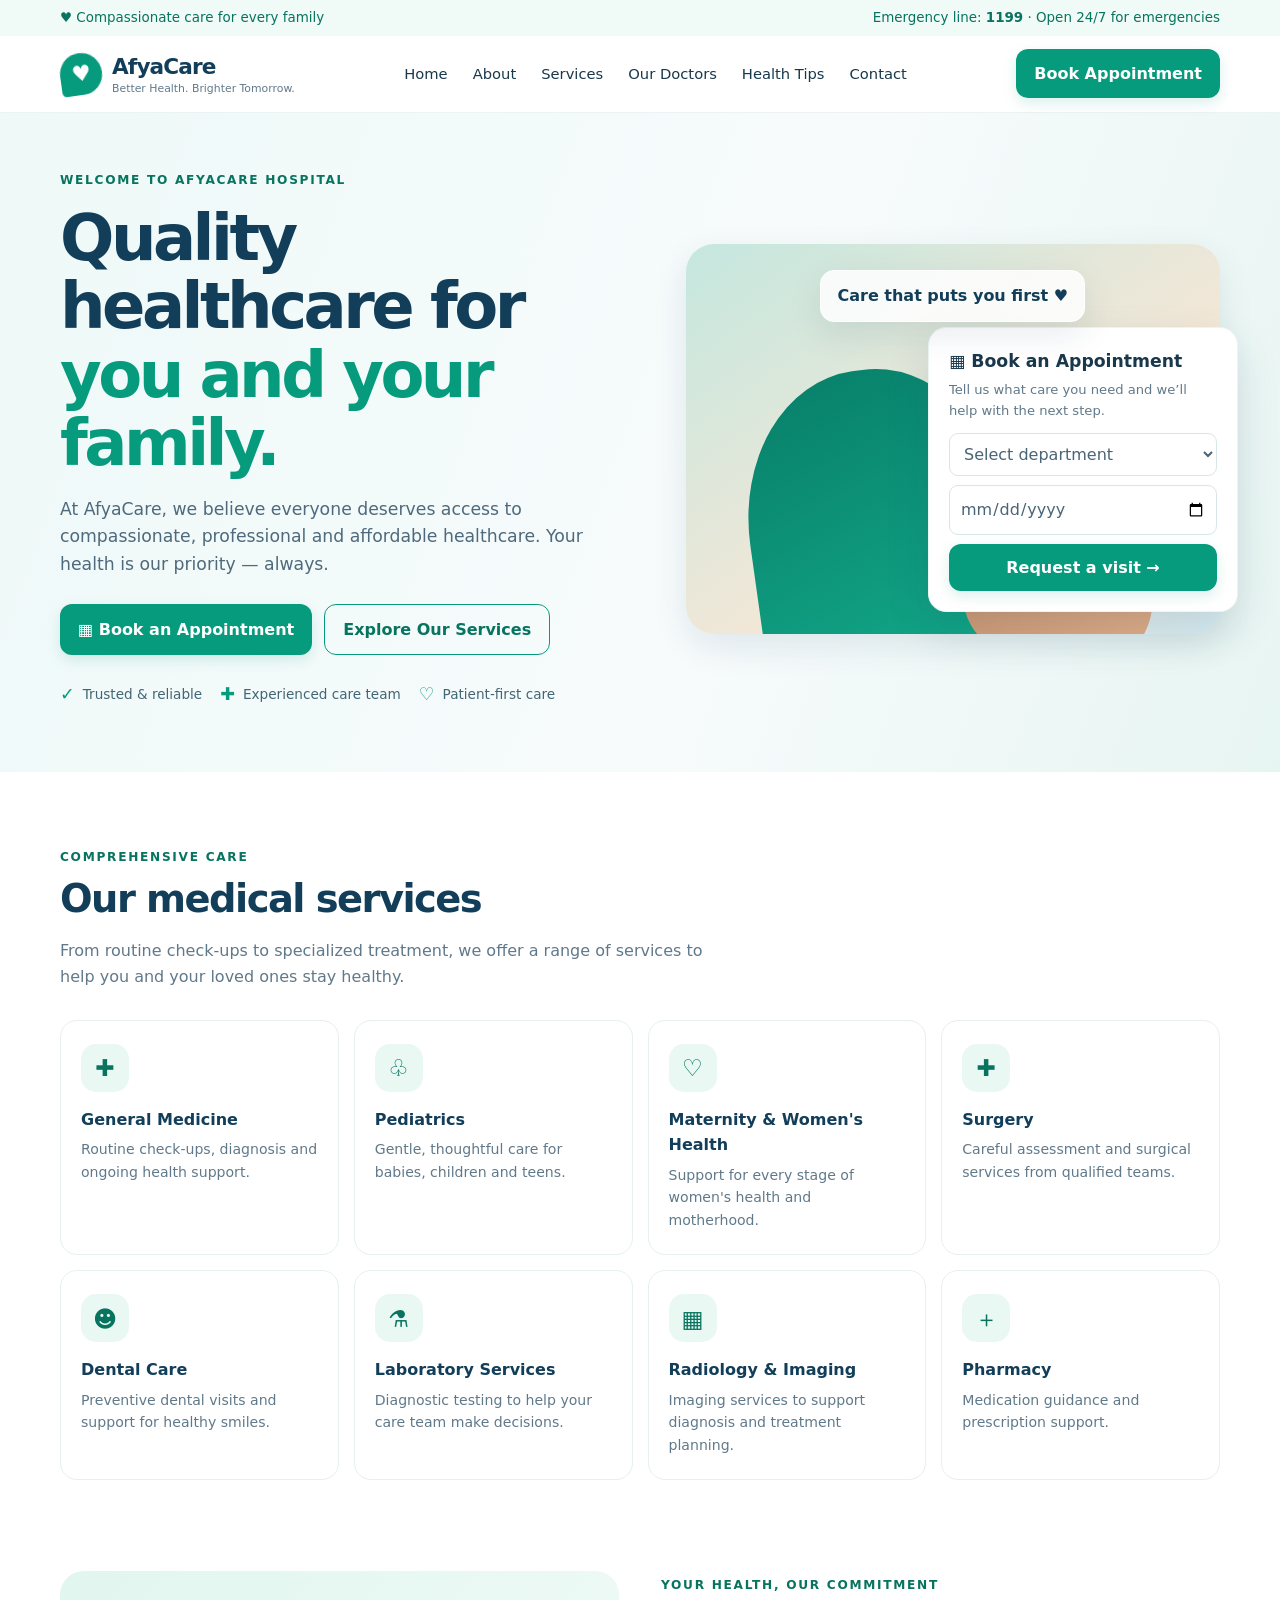
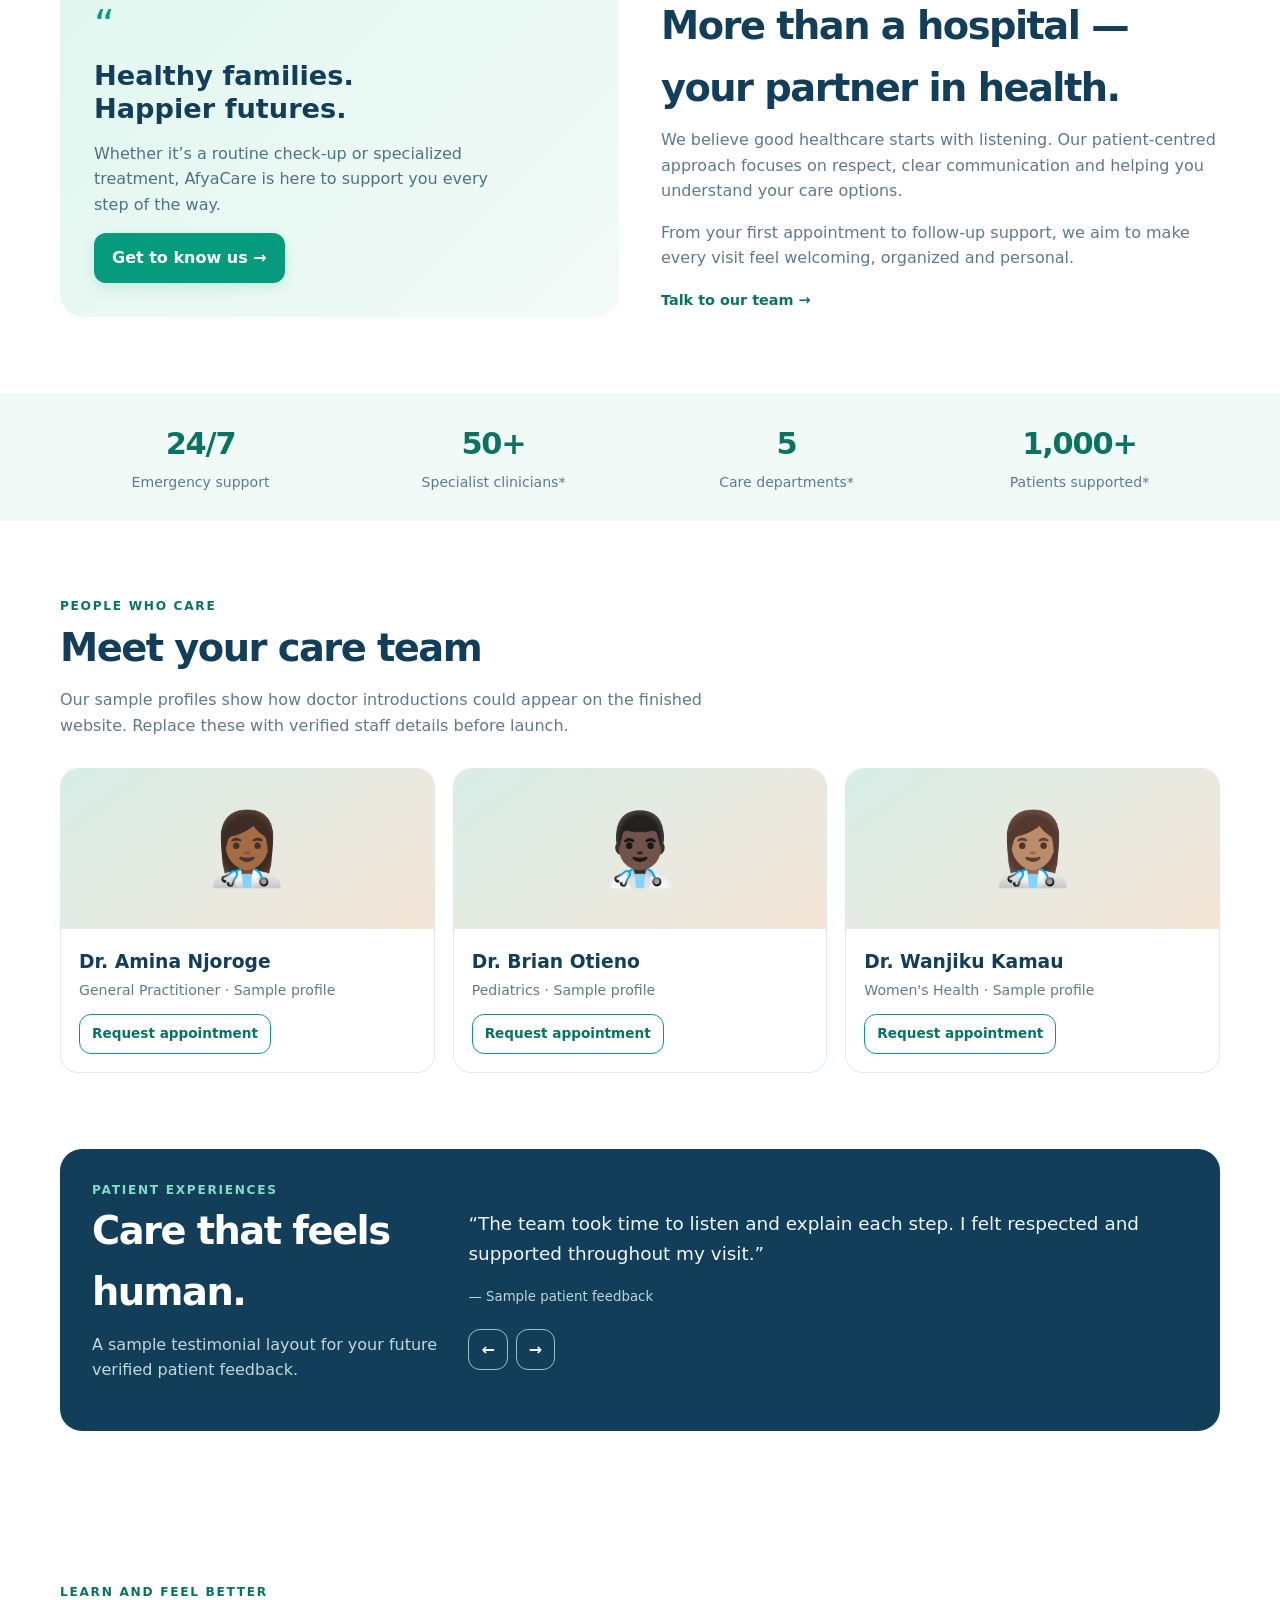
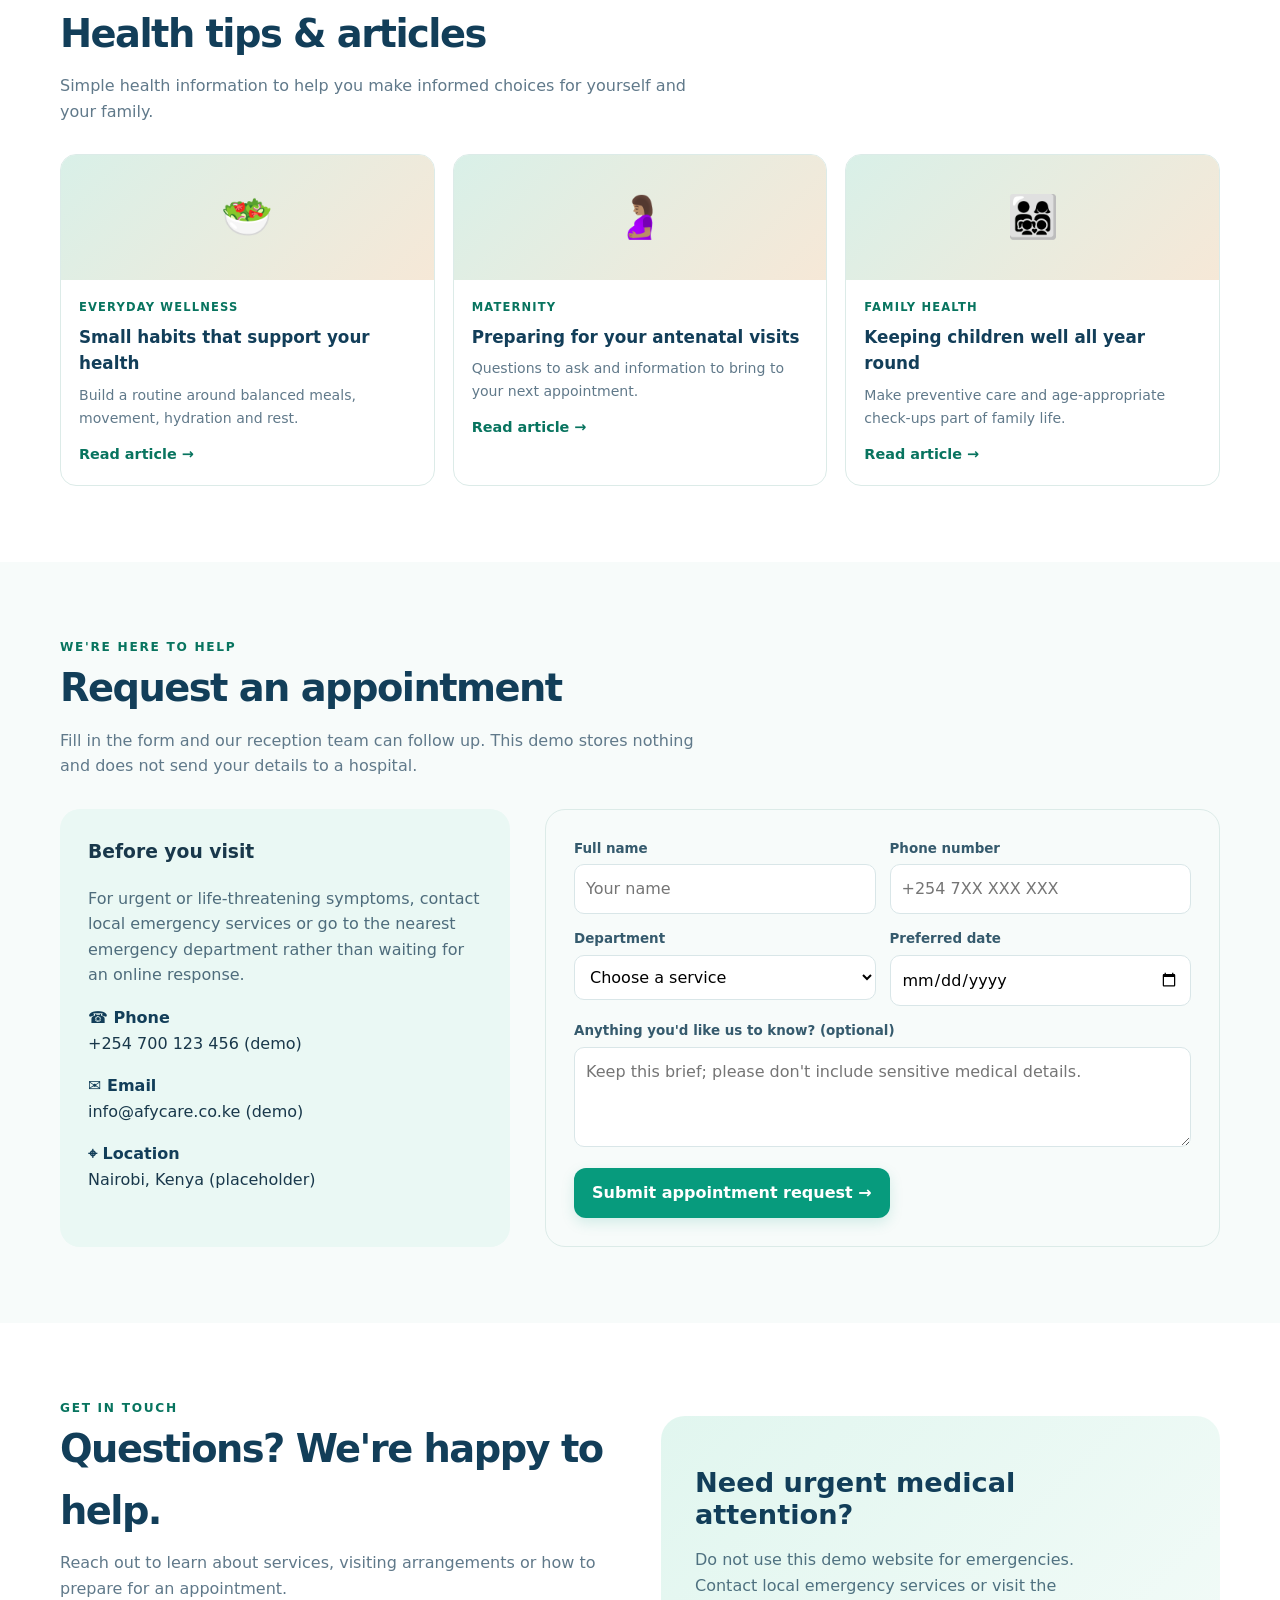
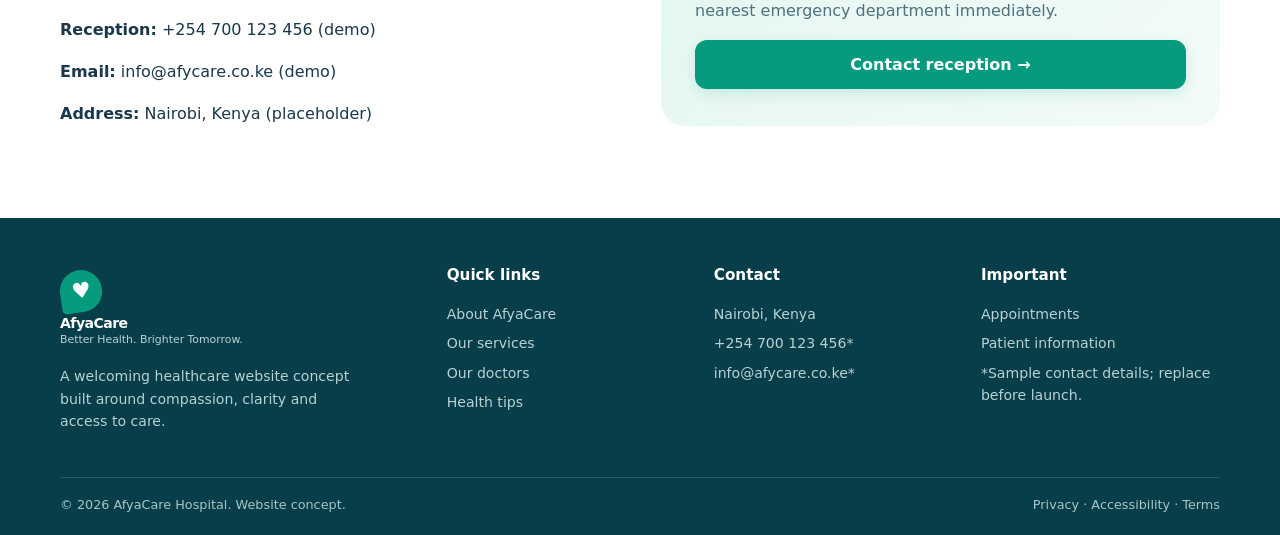
<file: index.html>
<!DOCTYPE html>
<html lang="en">
<head>
<meta charset="utf-8">
<meta name="viewport" content="width=device-width, initial-scale=1">
<meta name="description" content="AfyaCare Hospital — compassionate healthcare for you and your family in Kenya.">
<title>AfyaCare Hospital | Better Health, Brighter Tomorrow</title>
<link rel="stylesheet" href="style.css">
</head>
<body>
<div class="topbar"><div class="container"><span>♥ Compassionate care for every family</span><span>Emergency line: <strong>1199</strong> · Open 24/7 for emergencies</span></div></div>
<header class="nav"><div class="container nav-inner">
<a class="brand" href="#home"><span class="logo">♥</span><span>AfyaCare<small>Better Health. Brighter Tomorrow.</small></span></a>
<nav class="links" aria-label="Main navigation"><a href="#home">Home</a><a href="#about">About</a><a href="#services">Services</a><a href="#doctors">Our Doctors</a><a href="#health-tips">Health Tips</a><a href="#contact">Contact</a></nav>
<a class="btn btn-primary nav-cta" href="#appointment">Book Appointment</a><button class="menu-btn" id="menuToggle" aria-label="Open navigation" aria-expanded="false">☰</button>
</div><nav class="container mobile-menu" id="mobileMenu" aria-label="Mobile navigation"><a href="#home">Home</a><a href="#about">About</a><a href="#services">Services</a><a href="#doctors">Our Doctors</a><a href="#health-tips">Health Tips</a><a href="#contact">Contact</a><a href="#appointment">Book Appointment</a></nav></header>
<main>
<section class="hero" id="home"><div class="container hero-grid"><div><div class="eyebrow">Welcome to AfyaCare Hospital</div><h1>Quality healthcare for <span>you and your family.</span></h1><p class="hero-copy">At AfyaCare, we believe everyone deserves access to compassionate, professional and affordable healthcare. Your health is our priority — always.</p><div class="hero-actions"><a class="btn btn-primary" href="#appointment">▦ Book an Appointment</a><a class="btn btn-outline" href="#services">Explore Our Services</a></div><div class="trust-row"><span><b>✓</b> Trusted & reliable</span><span><b>✚</b> Experienced care team</span><span><b>♡</b> Patient-first care</span></div></div>
<div class="hero-art"><div class="photo-placeholder"><div class="art-caption">Care that puts you first ♥</div></div><form class="booking-card" id="quickBooking"><h3>▦ Book an Appointment</h3><p>Tell us what care you need and we’ll help with the next step.</p><select name="department" required aria-label="Choose a department"><option value="">Select department</option><option>General Medicine</option><option>Pediatrics</option><option>Maternity & Women's Health</option><option>Dental Care</option><option>Laboratory Services</option><option>Radiology & Imaging</option></select><input type="date" name="date" required aria-label="Preferred date"><button class="btn btn-primary" type="submit">Request a visit →</button><div class="notice" id="quickNotice" role="status"></div></form></div></div></section>
<section class="section" id="services"><div class="container"><div class="section-head"><div class="eyebrow">Comprehensive care</div><h2>Our medical services</h2><p>From routine check-ups to specialized treatment, we offer a range of services to help you and your loved ones stay healthy.</p></div><div class="services-grid">
<article class="service"><div class="service-icon">✚</div><h3>General Medicine</h3><p>Routine check-ups, diagnosis and ongoing health support.</p></article>
<article class="service"><div class="service-icon">♧</div><h3>Pediatrics</h3><p>Gentle, thoughtful care for babies, children and teens.</p></article>
<article class="service"><div class="service-icon">♡</div><h3>Maternity & Women's Health</h3><p>Support for every stage of women's health and motherhood.</p></article>
<article class="service"><div class="service-icon">✚</div><h3>Surgery</h3><p>Careful assessment and surgical services from qualified teams.</p></article>
<article class="service"><div class="service-icon">☻</div><h3>Dental Care</h3><p>Preventive dental visits and support for healthy smiles.</p></article>
<article class="service"><div class="service-icon">⚗</div><h3>Laboratory Services</h3><p>Diagnostic testing to help your care team make decisions.</p></article>
<article class="service"><div class="service-icon">▦</div><h3>Radiology & Imaging</h3><p>Imaging services to support diagnosis and treatment planning.</p></article>
<article class="service"><div class="service-icon">＋</div><h3>Pharmacy</h3><p>Medication guidance and prescription support.</p></article>
</div></div></section>
<section class="section" id="about" style="padding-top:15px"><div class="container split"><div class="family-card"><div class="big-quote">“</div><h3>Healthy families. Happier futures.</h3><p>Whether it’s a routine check-up or specialized treatment, AfyaCare is here to support you every step of the way.</p><a class="btn btn-primary" style="align-self:flex-start" href="#contact">Get to know us →</a></div><div><div class="eyebrow">Your health, our commitment</div><h2>More than a hospital — your partner in health.</h2><p style="color:var(--muted)">We believe good healthcare starts with listening. Our patient-centred approach focuses on respect, clear communication and helping you understand your care options.</p><p style="color:var(--muted)">From your first appointment to follow-up support, we aim to make every visit feel welcoming, organized and personal.</p><a class="text-link" href="#contact">Talk to our team →</a></div></div></section>
<section class="stats"><div class="container stats-grid"><div class="stat"><strong>24/7</strong><span>Emergency support</span></div><div class="stat"><strong>50+</strong><span>Specialist clinicians*</span></div><div class="stat"><strong>5</strong><span>Care departments*</span></div><div class="stat"><strong>1,000+</strong><span>Patients supported*</span></div></div></section>
<section class="section" id="doctors"><div class="container"><div class="section-head"><div class="eyebrow">People who care</div><h2>Meet your care team</h2><p>Our sample profiles show how doctor introductions could appear on the finished website. Replace these with verified staff details before launch.</p></div><div class="doctors">
<article class="doctor"><div class="doctor-art" aria-hidden="true">👩🏾‍⚕️</div><div class="doctor-body"><h3>Dr. Amina Njoroge</h3><p>General Practitioner · Sample profile</p><button class="btn btn-outline doctor-btn" data-doctor="Dr. Amina Njoroge">Request appointment</button></div></article>
<article class="doctor"><div class="doctor-art" aria-hidden="true">👨🏿‍⚕️</div><div class="doctor-body"><h3>Dr. Brian Otieno</h3><p>Pediatrics · Sample profile</p><button class="btn btn-outline doctor-btn" data-doctor="Dr. Brian Otieno">Request appointment</button></div></article>
<article class="doctor"><div class="doctor-art" aria-hidden="true">👩🏽‍⚕️</div><div class="doctor-body"><h3>Dr. Wanjiku Kamau</h3><p>Women's Health · Sample profile</p><button class="btn btn-outline doctor-btn" data-doctor="Dr. Wanjiku Kamau">Request appointment</button></div></div></div></section>
<section class="section" style="padding-top:0"><div class="container testimonial"><div><div class="eyebrow" style="color:#80ddc5">Patient experiences</div><h2>Care that feels human.</h2><p style="color:#c0d9dc">A sample testimonial layout for your future verified patient feedback.</p></div><div><blockquote id="quoteText">“The team took time to listen and explain each step. I felt respected and supported throughout my visit.”</blockquote><small id="quoteAuthor">— Sample patient feedback</small><div style="margin-top:20px;display:flex;gap:8px"><button class="btn btn-outline" style="border-color:#8bc9c5;color:white;padding:7px 12px" id="prevQuote" aria-label="Previous testimonial">←</button><button class="btn btn-outline" style="border-color:#8bc9c5;color:white;padding:7px 12px" id="nextQuote" aria-label="Next testimonial">→</button></div></div></div></section>
<section class="section" id="health-tips"><div class="container"><div class="section-head"><div class="eyebrow">Learn and feel better</div><h2>Health tips & articles</h2><p>Simple health information to help you make informed choices for yourself and your family.</p></div><div class="tips-grid">
<article class="tip"><div class="tip-banner">🥗</div><div class="tip-body"><div class="tag">Everyday wellness</div><h3>Small habits that support your health</h3><p>Build a routine around balanced meals, movement, hydration and rest.</p><button class="text-link read-tip" data-title="Small habits that support your health" data-copy="Start with realistic steps: eat a variety of foods, drink water regularly, move in ways you enjoy, and make room for sleep. For personal advice, speak with a qualified healthcare professional.">Read article →</button></div></article>
<article class="tip"><div class="tip-banner">🤰🏽</div><div class="tip-body"><div class="tag">Maternity</div><h3>Preparing for your antenatal visits</h3><p>Questions to ask and information to bring to your next appointment.</p><button class="text-link read-tip" data-title="Preparing for your antenatal visits" data-copy="Bring your clinic booklet, a list of medicines and any questions or concerns. Attend recommended antenatal visits and contact your maternity provider promptly if you notice worrying symptoms.">Read article →</button></div></article>
<article class="tip"><div class="tip-banner">👨‍👩‍👧‍👦</div><div class="tip-body"><div class="tag">Family health</div><h3>Keeping children well all year round</h3><p>Make preventive care and age-appropriate check-ups part of family life.</p><button class="text-link read-tip" data-title="Keeping children well all year round" data-copy="Keep your child's immunization and clinic visits up to date, encourage handwashing, offer balanced meals and seek medical advice when symptoms concern you.">Read article →</button></div></article>
</div></div></section>
<section class="section" id="appointment" style="background:#f7fbfa"><div class="container"><div class="section-head"><div class="eyebrow">We're here to help</div><h2>Request an appointment</h2><p>Fill in the form and our reception team can follow up. This demo stores nothing and does not send your details to a hospital.</p></div><div class="contact-grid"><aside class="contact-panel"><h3>Before you visit</h3><p>For urgent or life-threatening symptoms, contact local emergency services or go to the nearest emergency department rather than waiting for an online response.</p><div class="contact-line"><strong>☎ Phone</strong><span>+254 700 123 456 (demo)</span></div><div class="contact-line"><strong>✉ Email</strong><span>info@afycare.co.ke (demo)</span></div><div class="contact-line"><strong>⌖ Location</strong><span>Nairobi, Kenya (placeholder)</span></div></aside><form class="contact-form" id="appointmentForm">
<div><label for="fullName">Full name</label><input id="fullName" name="fullName" autocomplete="name" required placeholder="Your name"></div>
<div><label for="phone">Phone number</label><input id="phone" name="phone" type="tel" autocomplete="tel" required placeholder="+254 7XX XXX XXX"></div>
<div><label for="department">Department</label><select id="department" name="department" required><option value="">Choose a service</option><option>General Medicine</option><option>Pediatrics</option><option>Maternity & Women's Health</option><option>Surgery</option><option>Dental Care</option><option>Laboratory Services</option><option>Radiology & Imaging</option><option>Pharmacy</option></select></div>
<div><label for="preferredDate">Preferred date</label><input id="preferredDate" name="preferredDate" type="date" required></div>
<div class="full"><label for="message">Anything you'd like us to know? (optional)</label><textarea id="message" name="message" placeholder="Keep this brief; please don't include sensitive medical details."></textarea></div>
<div class="full"><button class="btn btn-primary" type="submit">Submit appointment request →</button></div><div class="notice full" id="formNotice" role="status"></div>
</form></div></div></section>
<section class="section" id="contact"><div class="container split"><div><div class="eyebrow">Get in touch</div><h2>Questions? We're happy to help.</h2><p style="color:var(--muted)">Reach out to learn about services, visiting arrangements or how to prepare for an appointment.</p><p><strong>Reception:</strong> +254 700 123 456 (demo)</p><p><strong>Email:</strong> info@afycare.co.ke (demo)</p><p><strong>Address:</strong> Nairobi, Kenya (placeholder)</p></div><div class="family-card"><h3>Need urgent medical attention?</h3><p>Do not use this demo website for emergencies. Contact local emergency services or visit the nearest emergency department immediately.</p><a class="btn btn-primary" href="#appointment">Contact reception →</a></div></div></section>
</main>
<footer class="footer"><div class="container"><div class="footer-grid"><div><a class="brand" href="#home"><span class="logo">♥</span><span>AfyaCare<small style="color:#b8d2d4">Better Health. Brighter Tomorrow.</small></span></a><p style="margin-top:17px;max-width:300px">A welcoming healthcare website concept built around compassion, clarity and access to care.</p></div><div><h3>Quick links</h3><a href="#about">About AfyaCare</a><a href="#services">Our services</a><a href="#doctors">Our doctors</a><a href="#health-tips">Health tips</a></div><div><h3>Contact</h3><a href="#contact">Nairobi, Kenya</a><a href="tel:+254700123456">+254 700 123 456*</a><a href="mailto:info@afycare.co.ke">info@afycare.co.ke*</a></div><div><h3>Important</h3><a href="#appointment">Appointments</a><a href="#contact">Patient information</a><p>*Sample contact details; replace before launch.</p></div></div><div class="copyright"><span>© <span id="year"></span> AfyaCare Hospital. Website concept.</span><span>Privacy · Accessibility · Terms</span></div></div></footer>
<div class="modal-backdrop" id="modalBackdrop" role="dialog" aria-modal="true" aria-labelledby="modalTitle"><div class="modal"><button class="close" id="modalClose" aria-label="Close">×</button><div class="eyebrow">AfyaCare information</div><h2 id="modalTitle">Learn more</h2><p id="modalText"></p><button class="btn btn-primary" id="modalOkay">Close</button></div></div>
<script src="script.js"></script>
</body>
</html>
</file>
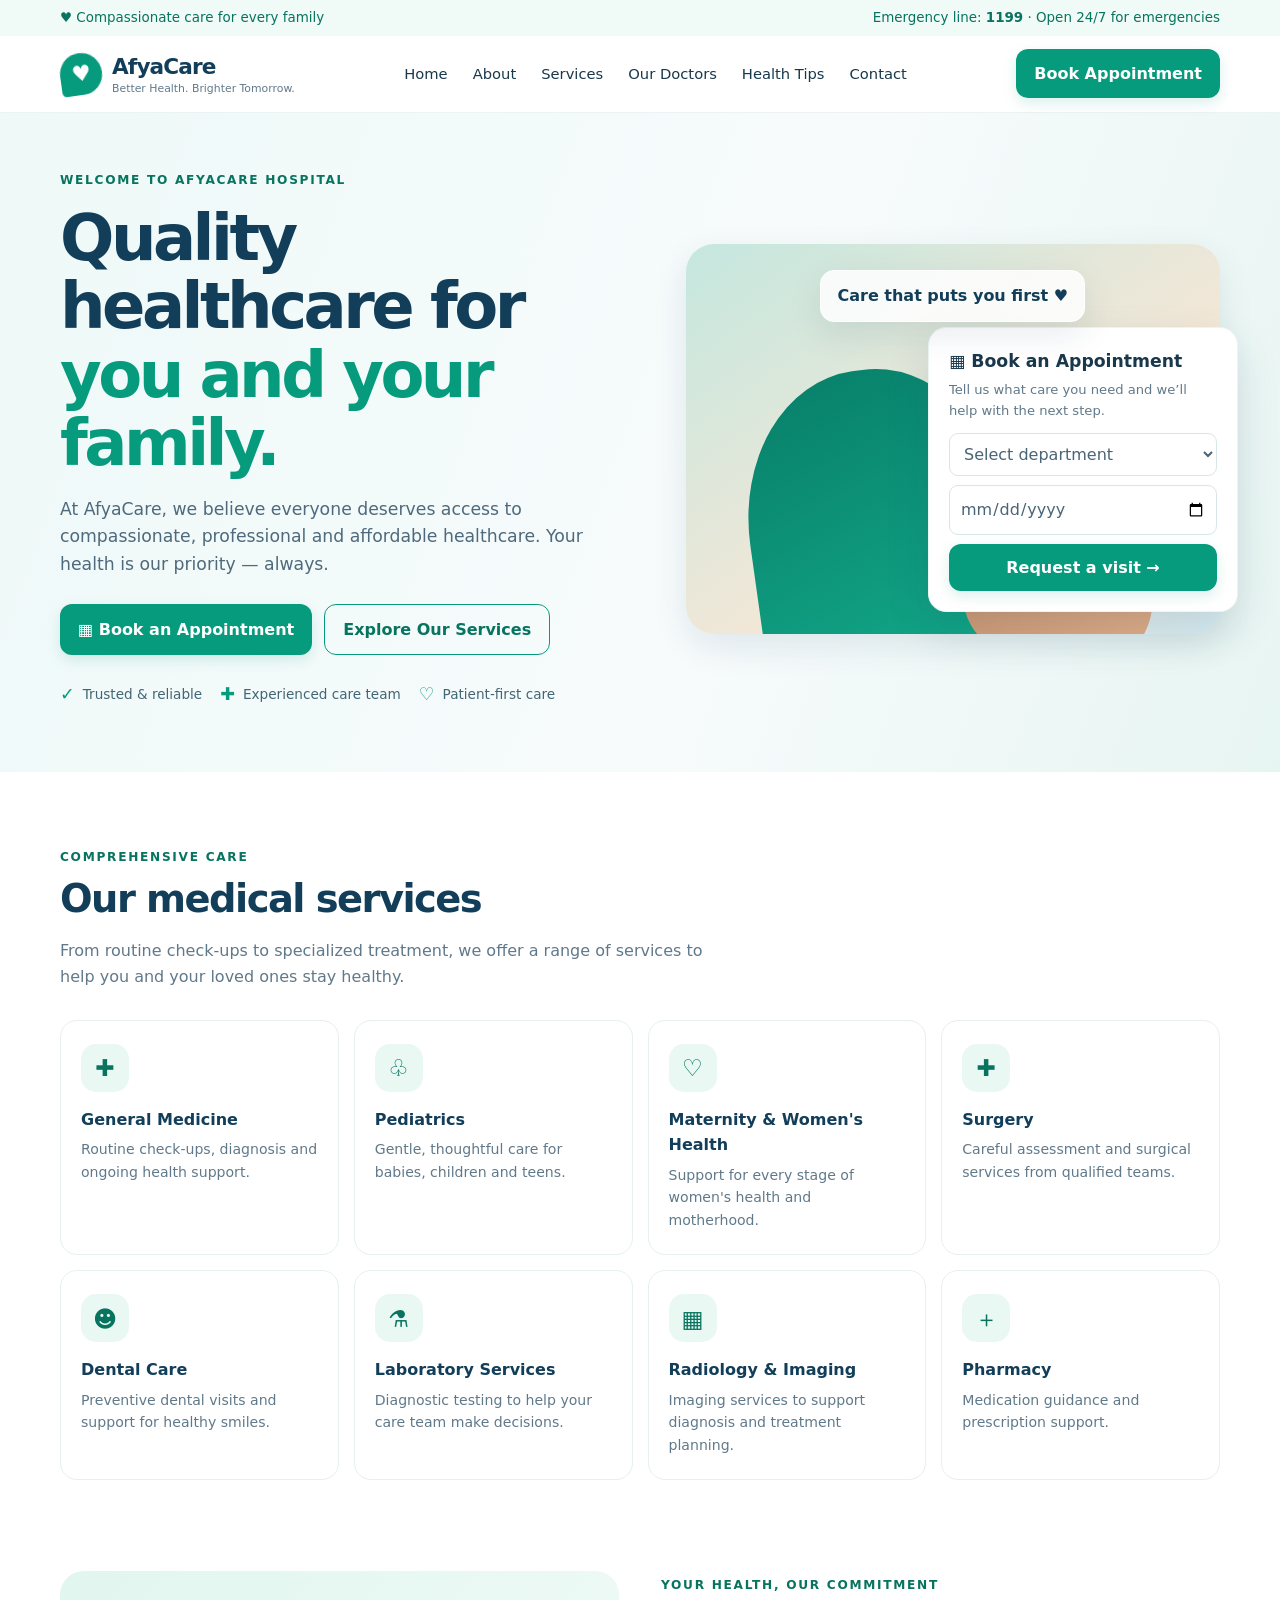
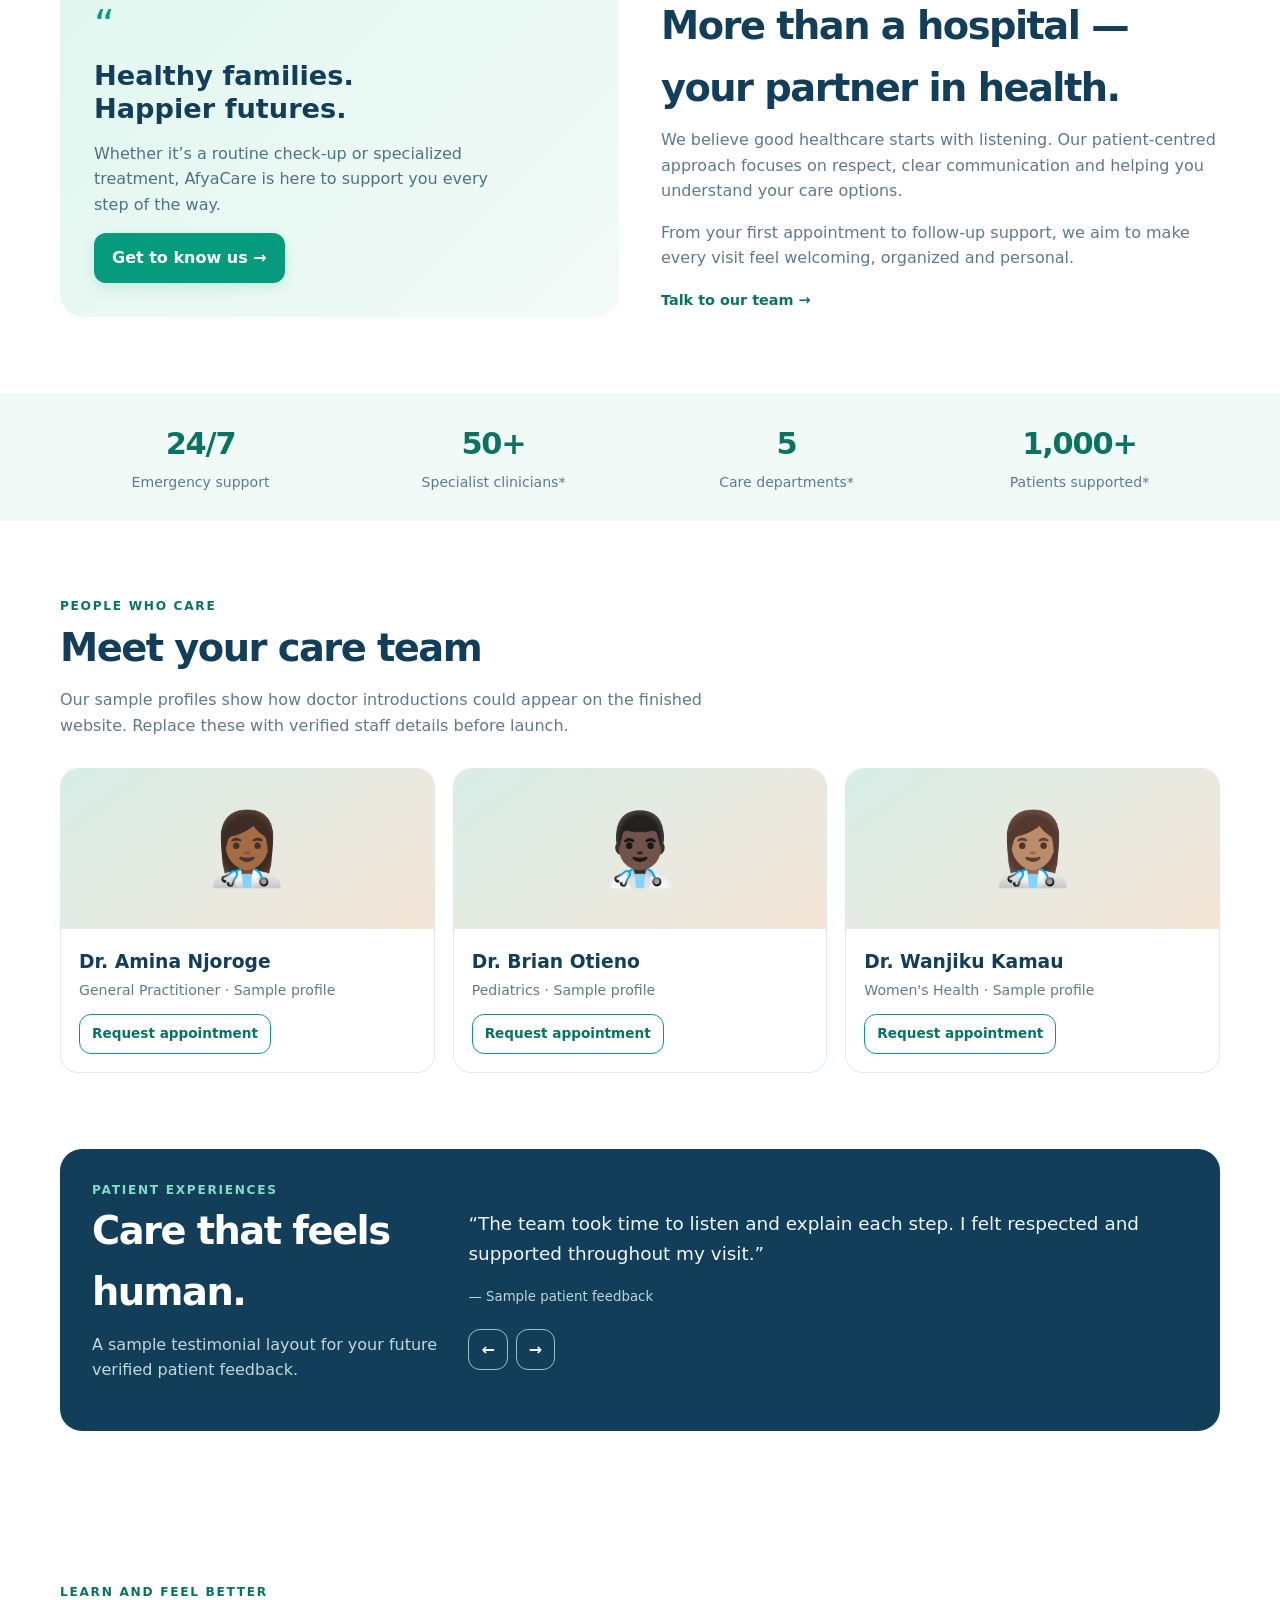
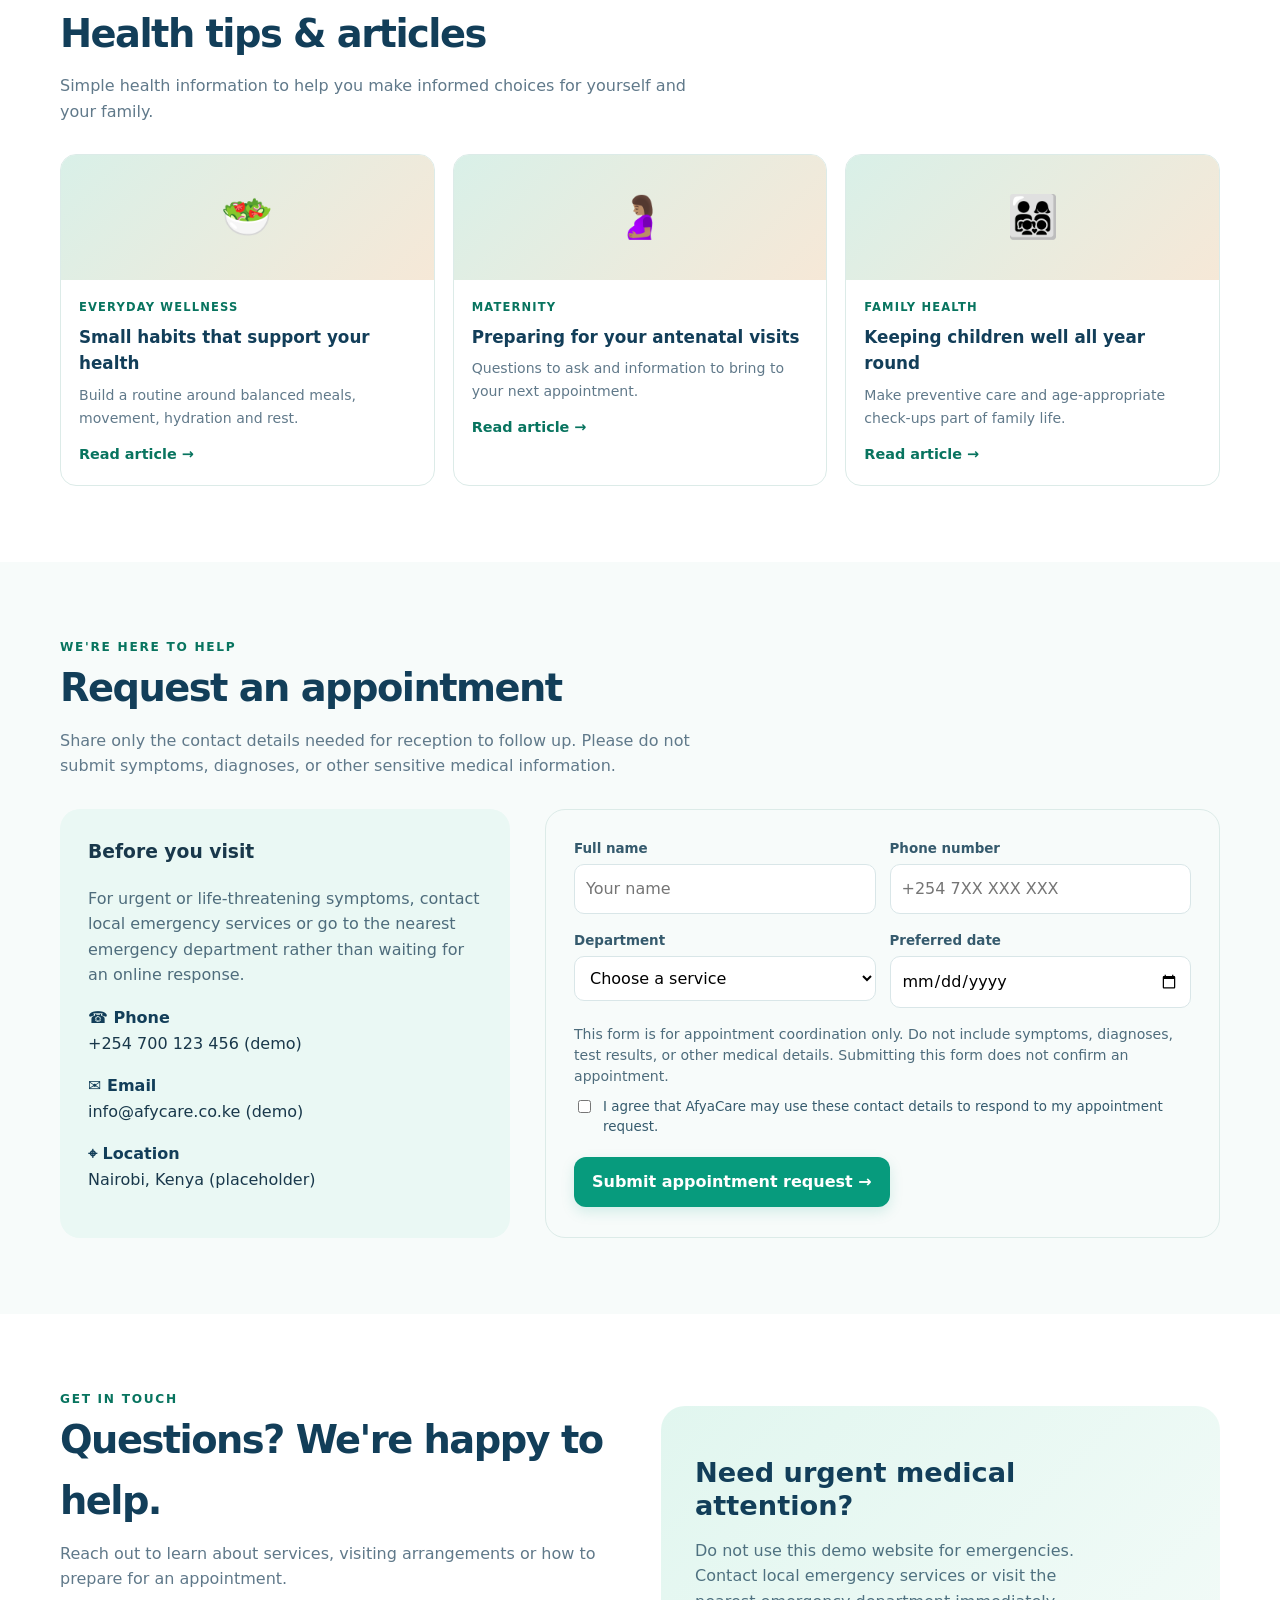
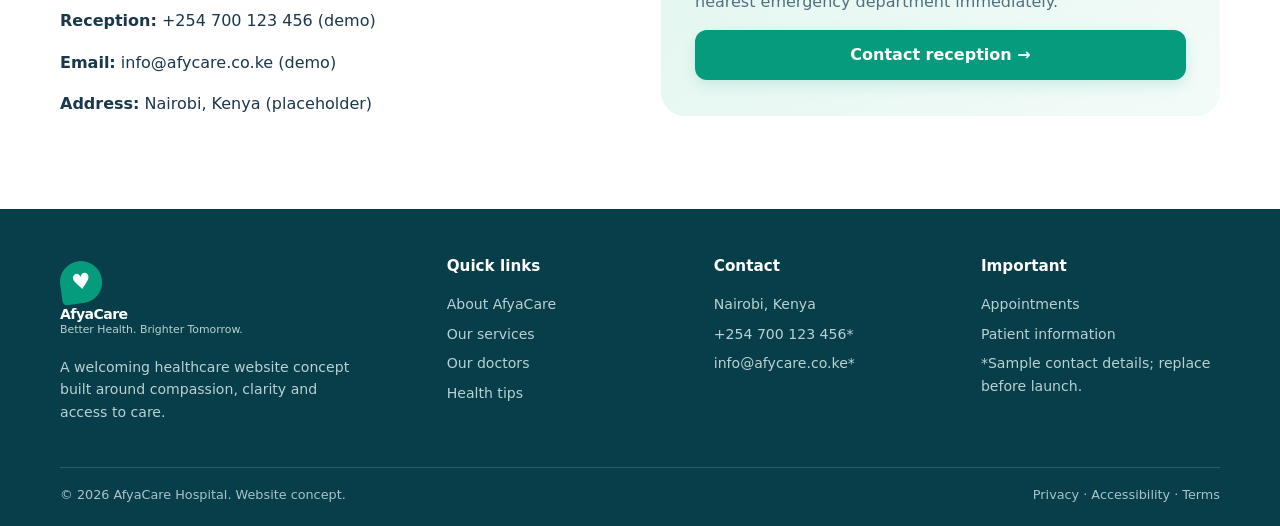
<file: afyacare-supabase/index.html>
<!DOCTYPE html>
<html lang="en">
<head>
<meta charset="utf-8">
<meta name="viewport" content="width=device-width, initial-scale=1">
<meta name="description" content="AfyaCare Hospital — compassionate healthcare for you and your family in Kenya.">
<title>AfyaCare Hospital | Better Health, Brighter Tomorrow</title>
<link rel="stylesheet" href="style.css">
</head>
<body>
<div class="topbar"><div class="container"><span>♥ Compassionate care for every family</span><span>Emergency line: <strong>1199</strong> · Open 24/7 for emergencies</span></div></div>
<header class="nav"><div class="container nav-inner">
<a class="brand" href="#home"><span class="logo">♥</span><span>AfyaCare<small>Better Health. Brighter Tomorrow.</small></span></a>
<nav class="links" aria-label="Main navigation"><a href="#home">Home</a><a href="#about">About</a><a href="#services">Services</a><a href="#doctors">Our Doctors</a><a href="#health-tips">Health Tips</a><a href="#contact">Contact</a></nav>
<a class="btn btn-primary nav-cta" href="#appointment">Book Appointment</a><button class="menu-btn" id="menuToggle" aria-label="Open navigation" aria-expanded="false">☰</button>
</div><nav class="container mobile-menu" id="mobileMenu" aria-label="Mobile navigation"><a href="#home">Home</a><a href="#about">About</a><a href="#services">Services</a><a href="#doctors">Our Doctors</a><a href="#health-tips">Health Tips</a><a href="#contact">Contact</a><a href="#appointment">Book Appointment</a></nav></header>
<main>
<section class="hero" id="home"><div class="container hero-grid"><div><div class="eyebrow">Welcome to AfyaCare Hospital</div><h1>Quality healthcare for <span>you and your family.</span></h1><p class="hero-copy">At AfyaCare, we believe everyone deserves access to compassionate, professional and affordable healthcare. Your health is our priority — always.</p><div class="hero-actions"><a class="btn btn-primary" href="#appointment">▦ Book an Appointment</a><a class="btn btn-outline" href="#services">Explore Our Services</a></div><div class="trust-row"><span><b>✓</b> Trusted & reliable</span><span><b>✚</b> Experienced care team</span><span><b>♡</b> Patient-first care</span></div></div>
<div class="hero-art"><div class="photo-placeholder"><div class="art-caption">Care that puts you first ♥</div></div><form class="booking-card" id="quickBooking"><h3>▦ Book an Appointment</h3><p>Tell us what care you need and we’ll help with the next step.</p><select name="department" required aria-label="Choose a department"><option value="">Select department</option><option>General Medicine</option><option>Pediatrics</option><option>Maternity & Women's Health</option><option>Dental Care</option><option>Laboratory Services</option><option>Radiology & Imaging</option></select><input type="date" name="date" required aria-label="Preferred date"><button class="btn btn-primary" type="submit">Request a visit →</button><div class="notice" id="quickNotice" role="status"></div></form></div></div></section>
<section class="section" id="services"><div class="container"><div class="section-head"><div class="eyebrow">Comprehensive care</div><h2>Our medical services</h2><p>From routine check-ups to specialized treatment, we offer a range of services to help you and your loved ones stay healthy.</p></div><div class="services-grid">
<article class="service"><div class="service-icon">✚</div><h3>General Medicine</h3><p>Routine check-ups, diagnosis and ongoing health support.</p></article>
<article class="service"><div class="service-icon">♧</div><h3>Pediatrics</h3><p>Gentle, thoughtful care for babies, children and teens.</p></article>
<article class="service"><div class="service-icon">♡</div><h3>Maternity & Women's Health</h3><p>Support for every stage of women's health and motherhood.</p></article>
<article class="service"><div class="service-icon">✚</div><h3>Surgery</h3><p>Careful assessment and surgical services from qualified teams.</p></article>
<article class="service"><div class="service-icon">☻</div><h3>Dental Care</h3><p>Preventive dental visits and support for healthy smiles.</p></article>
<article class="service"><div class="service-icon">⚗</div><h3>Laboratory Services</h3><p>Diagnostic testing to help your care team make decisions.</p></article>
<article class="service"><div class="service-icon">▦</div><h3>Radiology & Imaging</h3><p>Imaging services to support diagnosis and treatment planning.</p></article>
<article class="service"><div class="service-icon">＋</div><h3>Pharmacy</h3><p>Medication guidance and prescription support.</p></article>
</div></div></section>
<section class="section" id="about" style="padding-top:15px"><div class="container split"><div class="family-card"><div class="big-quote">“</div><h3>Healthy families. Happier futures.</h3><p>Whether it’s a routine check-up or specialized treatment, AfyaCare is here to support you every step of the way.</p><a class="btn btn-primary" style="align-self:flex-start" href="#contact">Get to know us →</a></div><div><div class="eyebrow">Your health, our commitment</div><h2>More than a hospital — your partner in health.</h2><p style="color:var(--muted)">We believe good healthcare starts with listening. Our patient-centred approach focuses on respect, clear communication and helping you understand your care options.</p><p style="color:var(--muted)">From your first appointment to follow-up support, we aim to make every visit feel welcoming, organized and personal.</p><a class="text-link" href="#contact">Talk to our team →</a></div></div></section>
<section class="stats"><div class="container stats-grid"><div class="stat"><strong>24/7</strong><span>Emergency support</span></div><div class="stat"><strong>50+</strong><span>Specialist clinicians*</span></div><div class="stat"><strong>5</strong><span>Care departments*</span></div><div class="stat"><strong>1,000+</strong><span>Patients supported*</span></div></div></section>
<section class="section" id="doctors"><div class="container"><div class="section-head"><div class="eyebrow">People who care</div><h2>Meet your care team</h2><p>Our sample profiles show how doctor introductions could appear on the finished website. Replace these with verified staff details before launch.</p></div><div class="doctors">
<article class="doctor"><div class="doctor-art" aria-hidden="true">👩🏾‍⚕️</div><div class="doctor-body"><h3>Dr. Amina Njoroge</h3><p>General Practitioner · Sample profile</p><button class="btn btn-outline doctor-btn" data-doctor="Dr. Amina Njoroge">Request appointment</button></div></article>
<article class="doctor"><div class="doctor-art" aria-hidden="true">👨🏿‍⚕️</div><div class="doctor-body"><h3>Dr. Brian Otieno</h3><p>Pediatrics · Sample profile</p><button class="btn btn-outline doctor-btn" data-doctor="Dr. Brian Otieno">Request appointment</button></div></article>
<article class="doctor"><div class="doctor-art" aria-hidden="true">👩🏽‍⚕️</div><div class="doctor-body"><h3>Dr. Wanjiku Kamau</h3><p>Women's Health · Sample profile</p><button class="btn btn-outline doctor-btn" data-doctor="Dr. Wanjiku Kamau">Request appointment</button></div></div></div></section>
<section class="section" style="padding-top:0"><div class="container testimonial"><div><div class="eyebrow" style="color:#80ddc5">Patient experiences</div><h2>Care that feels human.</h2><p style="color:#c0d9dc">A sample testimonial layout for your future verified patient feedback.</p></div><div><blockquote id="quoteText">“The team took time to listen and explain each step. I felt respected and supported throughout my visit.”</blockquote><small id="quoteAuthor">— Sample patient feedback</small><div style="margin-top:20px;display:flex;gap:8px"><button class="btn btn-outline" style="border-color:#8bc9c5;color:white;padding:7px 12px" id="prevQuote" aria-label="Previous testimonial">←</button><button class="btn btn-outline" style="border-color:#8bc9c5;color:white;padding:7px 12px" id="nextQuote" aria-label="Next testimonial">→</button></div></div></div></section>
<section class="section" id="health-tips"><div class="container"><div class="section-head"><div class="eyebrow">Learn and feel better</div><h2>Health tips & articles</h2><p>Simple health information to help you make informed choices for yourself and your family.</p></div><div class="tips-grid">
<article class="tip"><div class="tip-banner">🥗</div><div class="tip-body"><div class="tag">Everyday wellness</div><h3>Small habits that support your health</h3><p>Build a routine around balanced meals, movement, hydration and rest.</p><button class="text-link read-tip" data-title="Small habits that support your health" data-copy="Start with realistic steps: eat a variety of foods, drink water regularly, move in ways you enjoy, and make room for sleep. For personal advice, speak with a qualified healthcare professional.">Read article →</button></div></article>
<article class="tip"><div class="tip-banner">🤰🏽</div><div class="tip-body"><div class="tag">Maternity</div><h3>Preparing for your antenatal visits</h3><p>Questions to ask and information to bring to your next appointment.</p><button class="text-link read-tip" data-title="Preparing for your antenatal visits" data-copy="Bring your clinic booklet, a list of medicines and any questions or concerns. Attend recommended antenatal visits and contact your maternity provider promptly if you notice worrying symptoms.">Read article →</button></div></article>
<article class="tip"><div class="tip-banner">👨‍👩‍👧‍👦</div><div class="tip-body"><div class="tag">Family health</div><h3>Keeping children well all year round</h3><p>Make preventive care and age-appropriate check-ups part of family life.</p><button class="text-link read-tip" data-title="Keeping children well all year round" data-copy="Keep your child's immunization and clinic visits up to date, encourage handwashing, offer balanced meals and seek medical advice when symptoms concern you.">Read article →</button></div></article>
</div></div></section>
<section class="section" id="appointment" style="background:#f7fbfa"><div class="container"><div class="section-head"><div class="eyebrow">We're here to help</div><h2>Request an appointment</h2><p>Share only the contact details needed for reception to follow up. Please do not submit symptoms, diagnoses, or other sensitive medical information.</p></div><div class="contact-grid"><aside class="contact-panel"><h3>Before you visit</h3><p>For urgent or life-threatening symptoms, contact local emergency services or go to the nearest emergency department rather than waiting for an online response.</p><div class="contact-line"><strong>☎ Phone</strong><span>+254 700 123 456 (demo)</span></div><div class="contact-line"><strong>✉ Email</strong><span>info@afycare.co.ke (demo)</span></div><div class="contact-line"><strong>⌖ Location</strong><span>Nairobi, Kenya (placeholder)</span></div></aside><form class="contact-form" id="appointmentForm">
<div><label for="fullName">Full name</label><input id="fullName" name="fullName" autocomplete="name" required placeholder="Your name"></div>
<div><label for="phone">Phone number</label><input id="phone" name="phone" type="tel" autocomplete="tel" required placeholder="+254 7XX XXX XXX"></div>
<div><label for="department">Department</label><select id="department" name="department" required><option value="">Choose a service</option><option>General Medicine</option><option>Pediatrics</option><option>Maternity & Women's Health</option><option>Surgery</option><option>Dental Care</option><option>Laboratory Services</option><option>Radiology & Imaging</option><option>Pharmacy</option></select></div>
<div><label for="preferredDate">Preferred date</label><input id="preferredDate" name="preferredDate" type="date" required></div>
<div class="full"><p class="privacy-note">This form is for appointment coordination only. Do not include symptoms, diagnoses, test results, or other medical details. Submitting this form does not confirm an appointment.</p><label class="consent-label"><input id="privacyConsent" type="checkbox" required> I agree that AfyaCare may use these contact details to respond to my appointment request.</label></div>
<div class="full"><button class="btn btn-primary" type="submit">Submit appointment request →</button></div><div class="notice full" id="formNotice" role="status"></div>
</form></div></div></section>
<section class="section" id="contact"><div class="container split"><div><div class="eyebrow">Get in touch</div><h2>Questions? We're happy to help.</h2><p style="color:var(--muted)">Reach out to learn about services, visiting arrangements or how to prepare for an appointment.</p><p><strong>Reception:</strong> +254 700 123 456 (demo)</p><p><strong>Email:</strong> info@afycare.co.ke (demo)</p><p><strong>Address:</strong> Nairobi, Kenya (placeholder)</p></div><div class="family-card"><h3>Need urgent medical attention?</h3><p>Do not use this demo website for emergencies. Contact local emergency services or visit the nearest emergency department immediately.</p><a class="btn btn-primary" href="#appointment">Contact reception →</a></div></div></section>
</main>
<footer class="footer"><div class="container"><div class="footer-grid"><div><a class="brand" href="#home"><span class="logo">♥</span><span>AfyaCare<small style="color:#b8d2d4">Better Health. Brighter Tomorrow.</small></span></a><p style="margin-top:17px;max-width:300px">A welcoming healthcare website concept built around compassion, clarity and access to care.</p></div><div><h3>Quick links</h3><a href="#about">About AfyaCare</a><a href="#services">Our services</a><a href="#doctors">Our doctors</a><a href="#health-tips">Health tips</a></div><div><h3>Contact</h3><a href="#contact">Nairobi, Kenya</a><a href="tel:+254700123456">+254 700 123 456*</a><a href="mailto:info@afycare.co.ke">info@afycare.co.ke*</a></div><div><h3>Important</h3><a href="#appointment">Appointments</a><a href="#contact">Patient information</a><p>*Sample contact details; replace before launch.</p></div></div><div class="copyright"><span>© <span id="year"></span> AfyaCare Hospital. Website concept.</span><span>Privacy · Accessibility · Terms</span></div></div></footer>
<div class="modal-backdrop" id="modalBackdrop" role="dialog" aria-modal="true" aria-labelledby="modalTitle"><div class="modal"><button class="close" id="modalClose" aria-label="Close">×</button><div class="eyebrow">AfyaCare information</div><h2 id="modalTitle">Learn more</h2><p id="modalText"></p><button class="btn btn-primary" id="modalOkay">Close</button></div></div>
<script src="script.js"></script>
</body>
</html>
</file>
<file: style.css>
:root{--teal:#079b7d;--teal-dark:#08745f;--navy:#123e59;--ink:#19384b;--muted:#60798a;--mint:#eaf8f4;--line:#dcebe8;--white:#fff;--shadow:0 12px 34px rgba(18,62,89,.10)}
*{box-sizing:border-box}html{scroll-behavior:smooth}body{margin:0;font-family:Inter,ui-sans-serif,system-ui,-apple-system,BlinkMacSystemFont,"Segoe UI",sans-serif;color:var(--ink);background:#fff;line-height:1.6}a{color:inherit;text-decoration:none}button,input,select,textarea{font:inherit}.container{width:min(1160px,92%);margin:auto}.topbar{background:#f0faf7;color:var(--teal-dark);font-size:.84rem;padding:7px 0}.topbar .container{display:flex;justify-content:space-between;gap:12px;flex-wrap:wrap}.nav{position:sticky;top:0;background:rgba(255,255,255,.96);backdrop-filter:blur(10px);z-index:10;border-bottom:1px solid #edf2f3}.nav-inner{height:76px;display:flex;align-items:center;justify-content:space-between;gap:22px}.brand{display:flex;align-items:center;gap:10px;font-weight:800;color:var(--navy);font-size:1.35rem;letter-spacing:-.04em}.logo{width:42px;height:42px;border-radius:50% 50% 48% 10%;background:var(--teal);display:grid;place-items:center;color:white;font-size:1.35rem;transform:rotate(-8deg)}.brand small{display:block;font-size:.68rem;font-weight:500;letter-spacing:0;color:var(--muted);margin-top:-4px}.links{display:flex;align-items:center;gap:25px;font-size:.92rem}.links a:hover{color:var(--teal)}.btn{display:inline-flex;align-items:center;justify-content:center;gap:8px;border:0;border-radius:12px;padding:12px 18px;font-weight:700;cursor:pointer;transition:.2s}.btn-primary{background:var(--teal);color:#fff;box-shadow:0 5px 14px #079b7d26}.btn-primary:hover{background:var(--teal-dark);transform:translateY(-1px)}.btn-outline{border:1px solid var(--teal);color:var(--teal-dark);background:transparent}.menu-btn{display:none;border:1px solid var(--line);background:white;border-radius:10px;padding:8px 11px;color:var(--navy);font-size:1.2rem}.hero{background:linear-gradient(110deg,#eef9f8 0%,#f7fbfc 58%,#e7f5f2 100%);overflow:hidden}.hero-grid{display:grid;grid-template-columns:1.05fr .95fr;align-items:center;gap:35px;padding:58px 0 64px}.eyebrow{text-transform:uppercase;letter-spacing:.14em;font-size:.76rem;font-weight:800;color:var(--teal-dark)}h1,h2,h3,p{margin-top:0}h1{font-size:clamp(2.4rem,5vw,4.15rem);line-height:1.07;letter-spacing:-.055em;color:var(--navy);margin:14px 0 18px}h1 span{color:var(--teal)}.hero-copy{font-size:1.08rem;max-width:570px;color:#4e6a7c}.hero-actions{display:flex;gap:12px;flex-wrap:wrap;margin:25px 0}.trust-row{display:flex;gap:18px;flex-wrap:wrap;color:#426576;font-size:.85rem}.trust-row span{display:flex;align-items:center;gap:8px}.trust-row b{color:var(--teal);font-size:1.1rem}.hero-art{position:relative;min-height:390px;display:grid;place-items:center}.photo-placeholder{width:100%;height:390px;border-radius:28px;background:linear-gradient(145deg,#c5e7df,#f8e7d6 65%,#d7edf3);display:flex;align-items:center;justify-content:center;overflow:hidden;position:relative;box-shadow:var(--shadow)}.photo-placeholder:before{content:"";position:absolute;width:260px;height:330px;border-radius:48% 48% 20% 20%;background:linear-gradient(160deg,#087e69,#13ad8c);bottom:-65px;left:12%;transform:rotate(-8deg)}.photo-placeholder:after{content:"";position:absolute;width:190px;height:235px;border-radius:48% 48% 25% 25%;background:linear-gradient(140deg,#b77e5a,#e4b18b);bottom:-22px;right:11%;transform:rotate(8deg);box-shadow:inset 0 24px 0 #173f55}.art-caption{z-index:1;align-self:flex-start;margin-top:26px;background:#ffffffd9;border:1px solid #fff;padding:12px 16px;border-radius:14px;font-weight:700;color:var(--navy);box-shadow:var(--shadow)}.booking-card{position:absolute;right:-18px;bottom:22px;width:min(310px,85%);background:white;padding:20px;border-radius:18px;box-shadow:0 18px 44px #123e5924;border:1px solid #edf4f4}.booking-card h3{font-size:1.08rem;margin-bottom:4px}.booking-card p{font-size:.82rem;color:var(--muted);margin-bottom:12px}.booking-card select,.booking-card input{width:100%;border:1px solid #d9e6e8;border-radius:9px;padding:10px;margin-bottom:9px;color:#496475;background:white}.booking-card .btn{width:100%;padding:11px}.section{padding:76px 0}.section-head{max-width:650px;margin-bottom:30px}.section h2{font-size:clamp(1.8rem,3vw,2.5rem);letter-spacing:-.04em;color:var(--navy);margin-bottom:9px}.section-head p{color:var(--muted)}.services-grid{display:grid;grid-template-columns:repeat(4,1fr);gap:15px}.service{padding:23px 20px;border:1px solid #e7eff0;border-radius:17px;background:#fff;transition:.2s}.service:hover{transform:translateY(-4px);box-shadow:var(--shadow);border-color:#c7e9df}.service-icon{width:48px;height:48px;border-radius:15px;background:var(--mint);display:grid;place-items:center;color:var(--teal-dark);font-size:1.45rem;margin-bottom:15px}.service h3{font-size:1rem;margin-bottom:6px;color:var(--navy)}.service p{font-size:.88rem;color:var(--muted);margin:0}.split{display:grid;grid-template-columns:1fr 1fr;gap:42px;align-items:center}.family-card{padding:34px;border-radius:24px;background:linear-gradient(135deg,#e1f6ef,#f3fbf8);min-height:310px;display:flex;flex-direction:column;justify-content:center}.family-card .big-quote{font-size:2.5rem;line-height:1;color:var(--teal)}.family-card h3{font-size:1.7rem;line-height:1.2;color:var(--navy);max-width:340px;margin:15px 0}.family-card p{color:#4f7180;max-width:400px}.stats{background:#f1faf7;padding:27px 0}.stats-grid{display:grid;grid-template-columns:repeat(4,1fr);gap:12px;text-align:center}.stat strong{display:block;color:var(--teal-dark);font-size:1.9rem;letter-spacing:-.04em}.stat span{font-size:.88rem;color:var(--muted)}.doctors{display:grid;grid-template-columns:repeat(3,1fr);gap:18px}.doctor{border:1px solid var(--line);border-radius:18px;overflow:hidden;background:white}.doctor-art{height:160px;background:linear-gradient(145deg,#d8eee8,#f5e5d8);display:grid;place-items:center;font-size:4.4rem}.doctor-body{padding:18px}.doctor-body h3{margin-bottom:2px;color:var(--navy)}.doctor-body p{font-size:.88rem;color:var(--muted);margin-bottom:12px}.doctor-body button{padding:8px 12px;font-size:.85rem}.testimonial{background:var(--navy);color:white;border-radius:22px;padding:32px;display:grid;grid-template-columns:.65fr 1.35fr;gap:30px;align-items:center}.testimonial h2{color:white}.testimonial blockquote{font-size:1.15rem;margin:0 0 15px;color:#edf9f7}.testimonial small{color:#b8d6d8}.tips-grid{display:grid;grid-template-columns:repeat(3,1fr);gap:18px}.tip{border:1px solid var(--line);border-radius:16px;overflow:hidden}.tip-banner{height:125px;background:linear-gradient(135deg,#d9f0e8,#f6e8d7);display:grid;place-items:center;font-size:2.6rem}.tip-body{padding:18px}.tag{font-size:.72rem;text-transform:uppercase;letter-spacing:.1em;color:var(--teal-dark);font-weight:800}.tip h3{font-size:1.05rem;color:var(--navy);margin:7px 0}.tip p{font-size:.88rem;color:var(--muted);margin-bottom:12px}.text-link{color:var(--teal-dark);font-weight:800;font-size:.9rem;background:none;border:0;padding:0;cursor:pointer}.contact-grid{display:grid;grid-template-columns:.8fr 1.2fr;gap:35px}.contact-panel{background:var(--mint);padding:28px;border-radius:20px}.contact-panel p{color:#4e6c7c}.contact-line{margin:17px 0}.contact-line strong{display:block;color:var(--navy)}.contact-form{padding:28px;border:1px solid var(--line);border-radius:20px;display:grid;grid-template-columns:1fr 1fr;gap:14px}.contact-form label{display:block;font-size:.84rem;font-weight:700;color:#355a6d;margin-bottom:5px}.contact-form input,.contact-form select,.contact-form textarea{width:100%;border:1px solid #d9e6e8;border-radius:10px;padding:11px;background:#fff}.contact-form textarea{min-height:100px;resize:vertical}.full{grid-column:1/-1}.notice{display:none;padding:12px;border-radius:10px;background:#e7f8ef;color:#176747;font-size:.9rem}.notice.show{display:block}.footer{background:#073e49;color:#d8e9e9;padding:45px 0 20px}.footer-grid{display:grid;grid-template-columns:1.5fr 1fr 1fr 1fr;gap:28px}.footer .brand{color:white}.footer p,.footer a{color:#b8d2d4;font-size:.88rem}.footer h3{font-size:.95rem;color:white}.footer a{display:block;margin:7px 0}.copyright{border-top:1px solid #ffffff25;margin-top:30px;padding-top:17px;font-size:.8rem;color:#a7c5c7;display:flex;justify-content:space-between;gap:12px;flex-wrap:wrap}.modal-backdrop{position:fixed;inset:0;background:#082b38a8;display:none;place-items:center;padding:20px;z-index:30}.modal-backdrop.open{display:grid}.modal{background:white;max-width:500px;width:100%;padding:28px;border-radius:20px;position:relative;box-shadow:0 25px 70px #001b2b55}.modal h2{color:var(--navy)}.modal .close{position:absolute;right:15px;top:12px;border:0;background:#eef6f4;border-radius:50%;width:35px;height:35px;cursor:pointer;font-size:1.2rem}.mobile-menu{display:none}
@media(max-width:900px){.links{gap:14px}.hero-grid{grid-template-columns:1fr 1fr;gap:20px}.booking-card{right:-5px}.services-grid{grid-template-columns:repeat(2,1fr)}.footer-grid{grid-template-columns:repeat(2,1fr)}}
@media(max-width:680px){.topbar .container{justify-content:center;text-align:center}.nav-inner{height:66px}.menu-btn{display:block}.nav-cta{display:none}.links{display:none}.mobile-menu{padding:0 0 16px;display:none;flex-direction:column;gap:0}.mobile-menu.open{display:flex}.mobile-menu a{padding:10px 0;border-top:1px solid #eef3f4}.hero-grid{grid-template-columns:1fr;padding:43px 0 54px}.hero-art{min-height:330px}.photo-placeholder{height:320px}.booking-card{right:0;bottom:-35px;width:88%;padding:16px}.hero-copy{font-size:1rem}.trust-row{margin-bottom:10px;gap:12px}.section{padding:58px 0}.split,.contact-grid{grid-template-columns:1fr;gap:22px}.services-grid{grid-template-columns:repeat(2,minmax(0,1fr));gap:10px}.service{padding:16px 13px}.service p{font-size:.82rem}.stats-grid{grid-template-columns:repeat(2,1fr);row-gap:22px}.doctors,.tips-grid{grid-template-columns:1fr}.doctor-art{height:135px}.testimonial{grid-template-columns:1fr;padding:25px}.contact-form{grid-template-columns:1fr;padding:20px}.full{grid-column:auto}.footer-grid{grid-template-columns:1fr 1fr}.family-card{padding:25px;min-height:260px}.copyright{display:block}.copyright span{display:block;margin:5px 0}}
@media(max-width:390px){.services-grid{grid-template-columns:1fr}.footer-grid{grid-template-columns:1fr}.hero-actions .btn{width:100%}.trust-row{display:grid;grid-template-columns:1fr 1fr}}
</file>
<file: afyacare-supabase/style.css>
:root{--teal:#079b7d;--teal-dark:#08745f;--navy:#123e59;--ink:#19384b;--muted:#60798a;--mint:#eaf8f4;--line:#dcebe8;--white:#fff;--shadow:0 12px 34px rgba(18,62,89,.10)}
*{box-sizing:border-box}html{scroll-behavior:smooth}body{margin:0;font-family:Inter,ui-sans-serif,system-ui,-apple-system,BlinkMacSystemFont,"Segoe UI",sans-serif;color:var(--ink);background:#fff;line-height:1.6}a{color:inherit;text-decoration:none}button,input,select,textarea{font:inherit}.container{width:min(1160px,92%);margin:auto}.topbar{background:#f0faf7;color:var(--teal-dark);font-size:.84rem;padding:7px 0}.topbar .container{display:flex;justify-content:space-between;gap:12px;flex-wrap:wrap}.nav{position:sticky;top:0;background:rgba(255,255,255,.96);backdrop-filter:blur(10px);z-index:10;border-bottom:1px solid #edf2f3}.nav-inner{height:76px;display:flex;align-items:center;justify-content:space-between;gap:22px}.brand{display:flex;align-items:center;gap:10px;font-weight:800;color:var(--navy);font-size:1.35rem;letter-spacing:-.04em}.logo{width:42px;height:42px;border-radius:50% 50% 48% 10%;background:var(--teal);display:grid;place-items:center;color:white;font-size:1.35rem;transform:rotate(-8deg)}.brand small{display:block;font-size:.68rem;font-weight:500;letter-spacing:0;color:var(--muted);margin-top:-4px}.links{display:flex;align-items:center;gap:25px;font-size:.92rem}.links a:hover{color:var(--teal)}.btn{display:inline-flex;align-items:center;justify-content:center;gap:8px;border:0;border-radius:12px;padding:12px 18px;font-weight:700;cursor:pointer;transition:.2s}.btn-primary{background:var(--teal);color:#fff;box-shadow:0 5px 14px #079b7d26}.btn-primary:hover{background:var(--teal-dark);transform:translateY(-1px)}.btn-outline{border:1px solid var(--teal);color:var(--teal-dark);background:transparent}.menu-btn{display:none;border:1px solid var(--line);background:white;border-radius:10px;padding:8px 11px;color:var(--navy);font-size:1.2rem}.hero{background:linear-gradient(110deg,#eef9f8 0%,#f7fbfc 58%,#e7f5f2 100%);overflow:hidden}.hero-grid{display:grid;grid-template-columns:1.05fr .95fr;align-items:center;gap:35px;padding:58px 0 64px}.eyebrow{text-transform:uppercase;letter-spacing:.14em;font-size:.76rem;font-weight:800;color:var(--teal-dark)}h1,h2,h3,p{margin-top:0}h1{font-size:clamp(2.4rem,5vw,4.15rem);line-height:1.07;letter-spacing:-.055em;color:var(--navy);margin:14px 0 18px}h1 span{color:var(--teal)}.hero-copy{font-size:1.08rem;max-width:570px;color:#4e6a7c}.hero-actions{display:flex;gap:12px;flex-wrap:wrap;margin:25px 0}.trust-row{display:flex;gap:18px;flex-wrap:wrap;color:#426576;font-size:.85rem}.trust-row span{display:flex;align-items:center;gap:8px}.trust-row b{color:var(--teal);font-size:1.1rem}.hero-art{position:relative;min-height:390px;display:grid;place-items:center}.photo-placeholder{width:100%;height:390px;border-radius:28px;background:linear-gradient(145deg,#c5e7df,#f8e7d6 65%,#d7edf3);display:flex;align-items:center;justify-content:center;overflow:hidden;position:relative;box-shadow:var(--shadow)}.photo-placeholder:before{content:"";position:absolute;width:260px;height:330px;border-radius:48% 48% 20% 20%;background:linear-gradient(160deg,#087e69,#13ad8c);bottom:-65px;left:12%;transform:rotate(-8deg)}.photo-placeholder:after{content:"";position:absolute;width:190px;height:235px;border-radius:48% 48% 25% 25%;background:linear-gradient(140deg,#b77e5a,#e4b18b);bottom:-22px;right:11%;transform:rotate(8deg);box-shadow:inset 0 24px 0 #173f55}.art-caption{z-index:1;align-self:flex-start;margin-top:26px;background:#ffffffd9;border:1px solid #fff;padding:12px 16px;border-radius:14px;font-weight:700;color:var(--navy);box-shadow:var(--shadow)}.booking-card{position:absolute;right:-18px;bottom:22px;width:min(310px,85%);background:white;padding:20px;border-radius:18px;box-shadow:0 18px 44px #123e5924;border:1px solid #edf4f4}.booking-card h3{font-size:1.08rem;margin-bottom:4px}.booking-card p{font-size:.82rem;color:var(--muted);margin-bottom:12px}.booking-card select,.booking-card input{width:100%;border:1px solid #d9e6e8;border-radius:9px;padding:10px;margin-bottom:9px;color:#496475;background:white}.booking-card .btn{width:100%;padding:11px}.section{padding:76px 0}.section-head{max-width:650px;margin-bottom:30px}.section h2{font-size:clamp(1.8rem,3vw,2.5rem);letter-spacing:-.04em;color:var(--navy);margin-bottom:9px}.section-head p{color:var(--muted)}.services-grid{display:grid;grid-template-columns:repeat(4,1fr);gap:15px}.service{padding:23px 20px;border:1px solid #e7eff0;border-radius:17px;background:#fff;transition:.2s}.service:hover{transform:translateY(-4px);box-shadow:var(--shadow);border-color:#c7e9df}.service-icon{width:48px;height:48px;border-radius:15px;background:var(--mint);display:grid;place-items:center;color:var(--teal-dark);font-size:1.45rem;margin-bottom:15px}.service h3{font-size:1rem;margin-bottom:6px;color:var(--navy)}.service p{font-size:.88rem;color:var(--muted);margin:0}.split{display:grid;grid-template-columns:1fr 1fr;gap:42px;align-items:center}.family-card{padding:34px;border-radius:24px;background:linear-gradient(135deg,#e1f6ef,#f3fbf8);min-height:310px;display:flex;flex-direction:column;justify-content:center}.family-card .big-quote{font-size:2.5rem;line-height:1;color:var(--teal)}.family-card h3{font-size:1.7rem;line-height:1.2;color:var(--navy);max-width:340px;margin:15px 0}.family-card p{color:#4f7180;max-width:400px}.stats{background:#f1faf7;padding:27px 0}.stats-grid{display:grid;grid-template-columns:repeat(4,1fr);gap:12px;text-align:center}.stat strong{display:block;color:var(--teal-dark);font-size:1.9rem;letter-spacing:-.04em}.stat span{font-size:.88rem;color:var(--muted)}.doctors{display:grid;grid-template-columns:repeat(3,1fr);gap:18px}.doctor{border:1px solid var(--line);border-radius:18px;overflow:hidden;background:white}.doctor-art{height:160px;background:linear-gradient(145deg,#d8eee8,#f5e5d8);display:grid;place-items:center;font-size:4.4rem}.doctor-body{padding:18px}.doctor-body h3{margin-bottom:2px;color:var(--navy)}.doctor-body p{font-size:.88rem;color:var(--muted);margin-bottom:12px}.doctor-body button{padding:8px 12px;font-size:.85rem}.testimonial{background:var(--navy);color:white;border-radius:22px;padding:32px;display:grid;grid-template-columns:.65fr 1.35fr;gap:30px;align-items:center}.testimonial h2{color:white}.testimonial blockquote{font-size:1.15rem;margin:0 0 15px;color:#edf9f7}.testimonial small{color:#b8d6d8}.tips-grid{display:grid;grid-template-columns:repeat(3,1fr);gap:18px}.tip{border:1px solid var(--line);border-radius:16px;overflow:hidden}.tip-banner{height:125px;background:linear-gradient(135deg,#d9f0e8,#f6e8d7);display:grid;place-items:center;font-size:2.6rem}.tip-body{padding:18px}.tag{font-size:.72rem;text-transform:uppercase;letter-spacing:.1em;color:var(--teal-dark);font-weight:800}.tip h3{font-size:1.05rem;color:var(--navy);margin:7px 0}.tip p{font-size:.88rem;color:var(--muted);margin-bottom:12px}.text-link{color:var(--teal-dark);font-weight:800;font-size:.9rem;background:none;border:0;padding:0;cursor:pointer}.contact-grid{display:grid;grid-template-columns:.8fr 1.2fr;gap:35px}.contact-panel{background:var(--mint);padding:28px;border-radius:20px}.contact-panel p{color:#4e6c7c}.contact-line{margin:17px 0}.contact-line strong{display:block;color:var(--navy)}.contact-form{padding:28px;border:1px solid var(--line);border-radius:20px;display:grid;grid-template-columns:1fr 1fr;gap:14px}.contact-form label{display:block;font-size:.84rem;font-weight:700;color:#355a6d;margin-bottom:5px}.contact-form input,.contact-form select,.contact-form textarea{width:100%;border:1px solid #d9e6e8;border-radius:10px;padding:11px;background:#fff}.contact-form textarea{min-height:100px;resize:vertical}.full{grid-column:1/-1}.notice{display:none;padding:12px;border-radius:10px;background:#e7f8ef;color:#176747;font-size:.9rem}.notice.show{display:block}.footer{background:#073e49;color:#d8e9e9;padding:45px 0 20px}.footer-grid{display:grid;grid-template-columns:1.5fr 1fr 1fr 1fr;gap:28px}.footer .brand{color:white}.footer p,.footer a{color:#b8d2d4;font-size:.88rem}.footer h3{font-size:.95rem;color:white}.footer a{display:block;margin:7px 0}.copyright{border-top:1px solid #ffffff25;margin-top:30px;padding-top:17px;font-size:.8rem;color:#a7c5c7;display:flex;justify-content:space-between;gap:12px;flex-wrap:wrap}.modal-backdrop{position:fixed;inset:0;background:#082b38a8;display:none;place-items:center;padding:20px;z-index:30}.modal-backdrop.open{display:grid}.modal{background:white;max-width:500px;width:100%;padding:28px;border-radius:20px;position:relative;box-shadow:0 25px 70px #001b2b55}.modal h2{color:var(--navy)}.modal .close{position:absolute;right:15px;top:12px;border:0;background:#eef6f4;border-radius:50%;width:35px;height:35px;cursor:pointer;font-size:1.2rem}.mobile-menu{display:none}
@media(max-width:900px){.links{gap:14px}.hero-grid{grid-template-columns:1fr 1fr;gap:20px}.booking-card{right:-5px}.services-grid{grid-template-columns:repeat(2,1fr)}.footer-grid{grid-template-columns:repeat(2,1fr)}}
@media(max-width:680px){.topbar .container{justify-content:center;text-align:center}.nav-inner{height:66px}.menu-btn{display:block}.nav-cta{display:none}.links{display:none}.mobile-menu{padding:0 0 16px;display:none;flex-direction:column;gap:0}.mobile-menu.open{display:flex}.mobile-menu a{padding:10px 0;border-top:1px solid #eef3f4}.hero-grid{grid-template-columns:1fr;padding:43px 0 54px}.hero-art{min-height:330px}.photo-placeholder{height:320px}.booking-card{right:0;bottom:-35px;width:88%;padding:16px}.hero-copy{font-size:1rem}.trust-row{margin-bottom:10px;gap:12px}.section{padding:58px 0}.split,.contact-grid{grid-template-columns:1fr;gap:22px}.services-grid{grid-template-columns:repeat(2,minmax(0,1fr));gap:10px}.service{padding:16px 13px}.service p{font-size:.82rem}.stats-grid{grid-template-columns:repeat(2,1fr);row-gap:22px}.doctors,.tips-grid{grid-template-columns:1fr}.doctor-art{height:135px}.testimonial{grid-template-columns:1fr;padding:25px}.contact-form{grid-template-columns:1fr;padding:20px}.full{grid-column:auto}.footer-grid{grid-template-columns:1fr 1fr}.family-card{padding:25px;min-height:260px}.copyright{display:block}.copyright span{display:block;margin:5px 0}}
@media(max-width:390px){.services-grid{grid-template-columns:1fr}.footer-grid{grid-template-columns:1fr}.hero-actions .btn{width:100%}.trust-row{display:grid;grid-template-columns:1fr 1fr}}
.privacy-note{font-size:.88rem;line-height:1.5;color:#4e6c7c;margin:0 0 10px}.consent-label{display:flex!important;align-items:flex-start;gap:9px;font-weight:500!important;line-height:1.45}.consent-label input{width:auto!important;margin-top:3px;flex:0 0 auto}.notice.error{background:#fff0f0;color:#8c2424}.notice.show{display:block}
</file>
